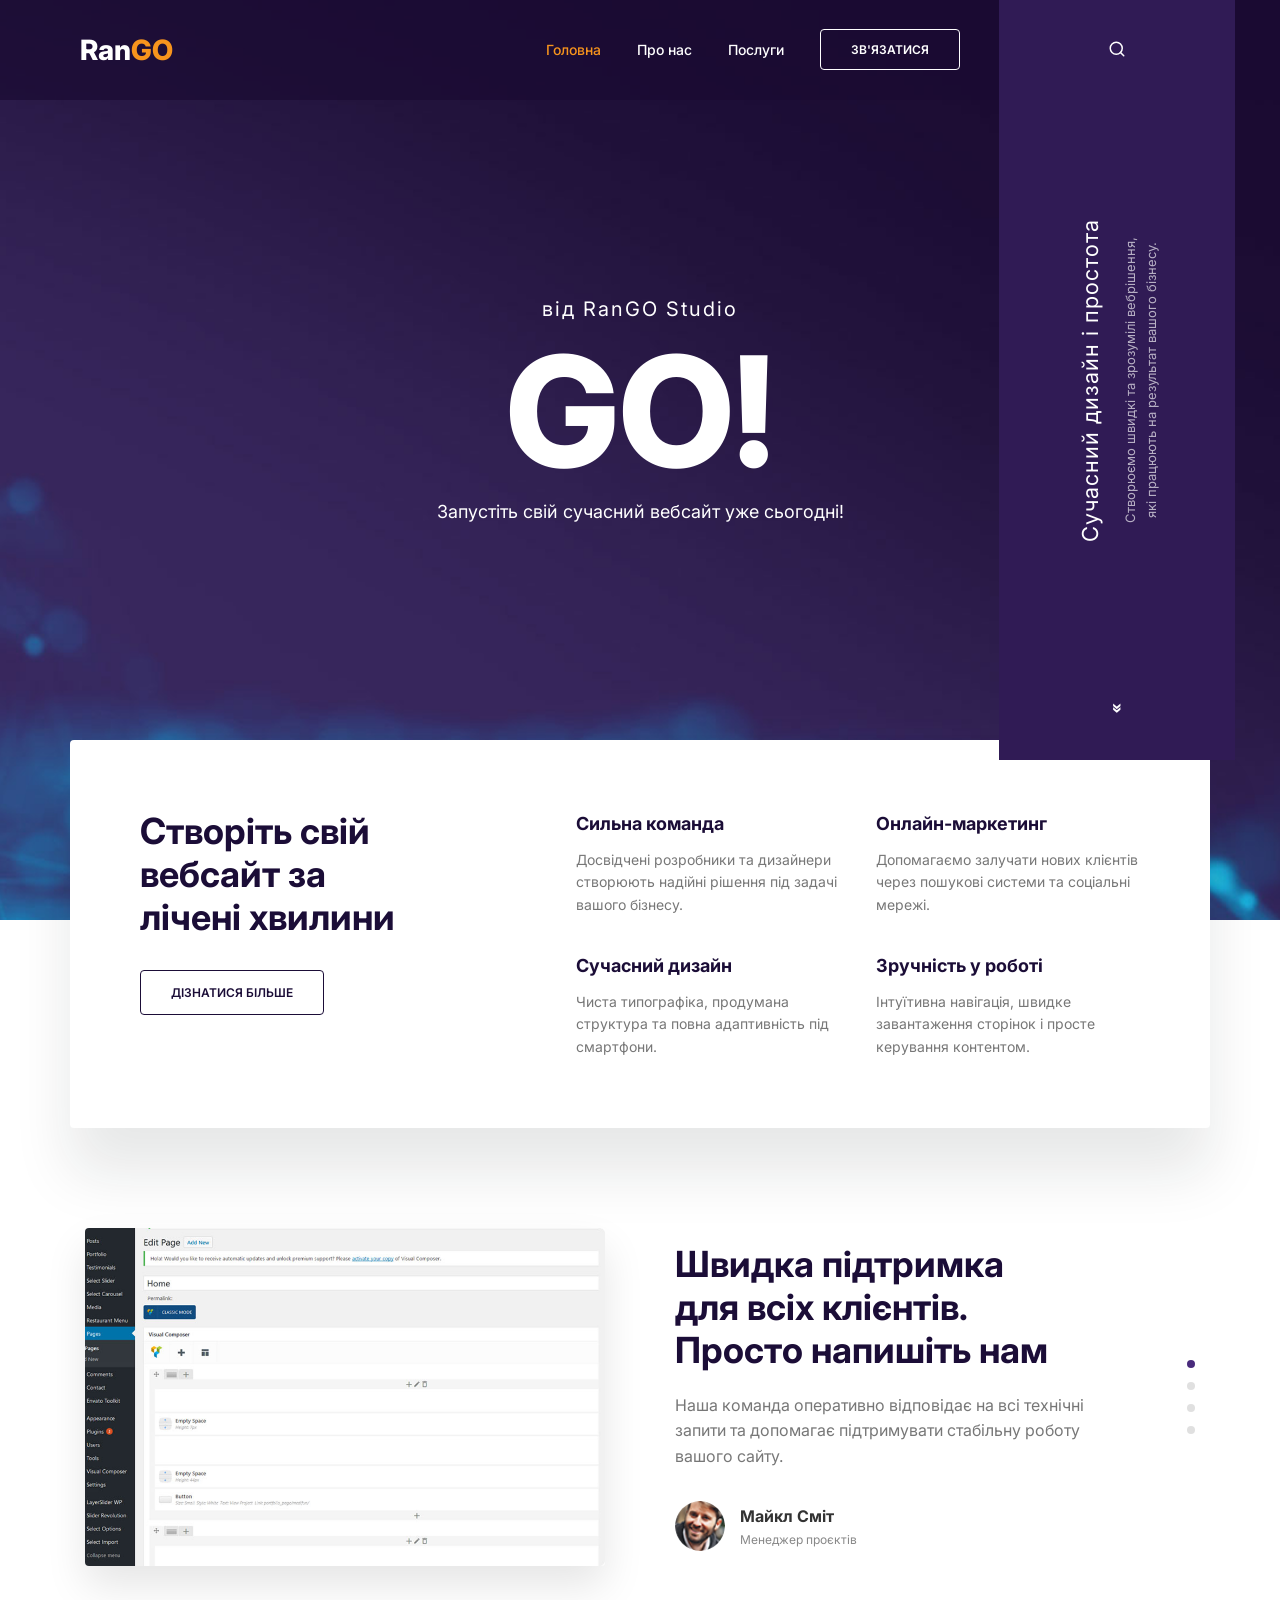
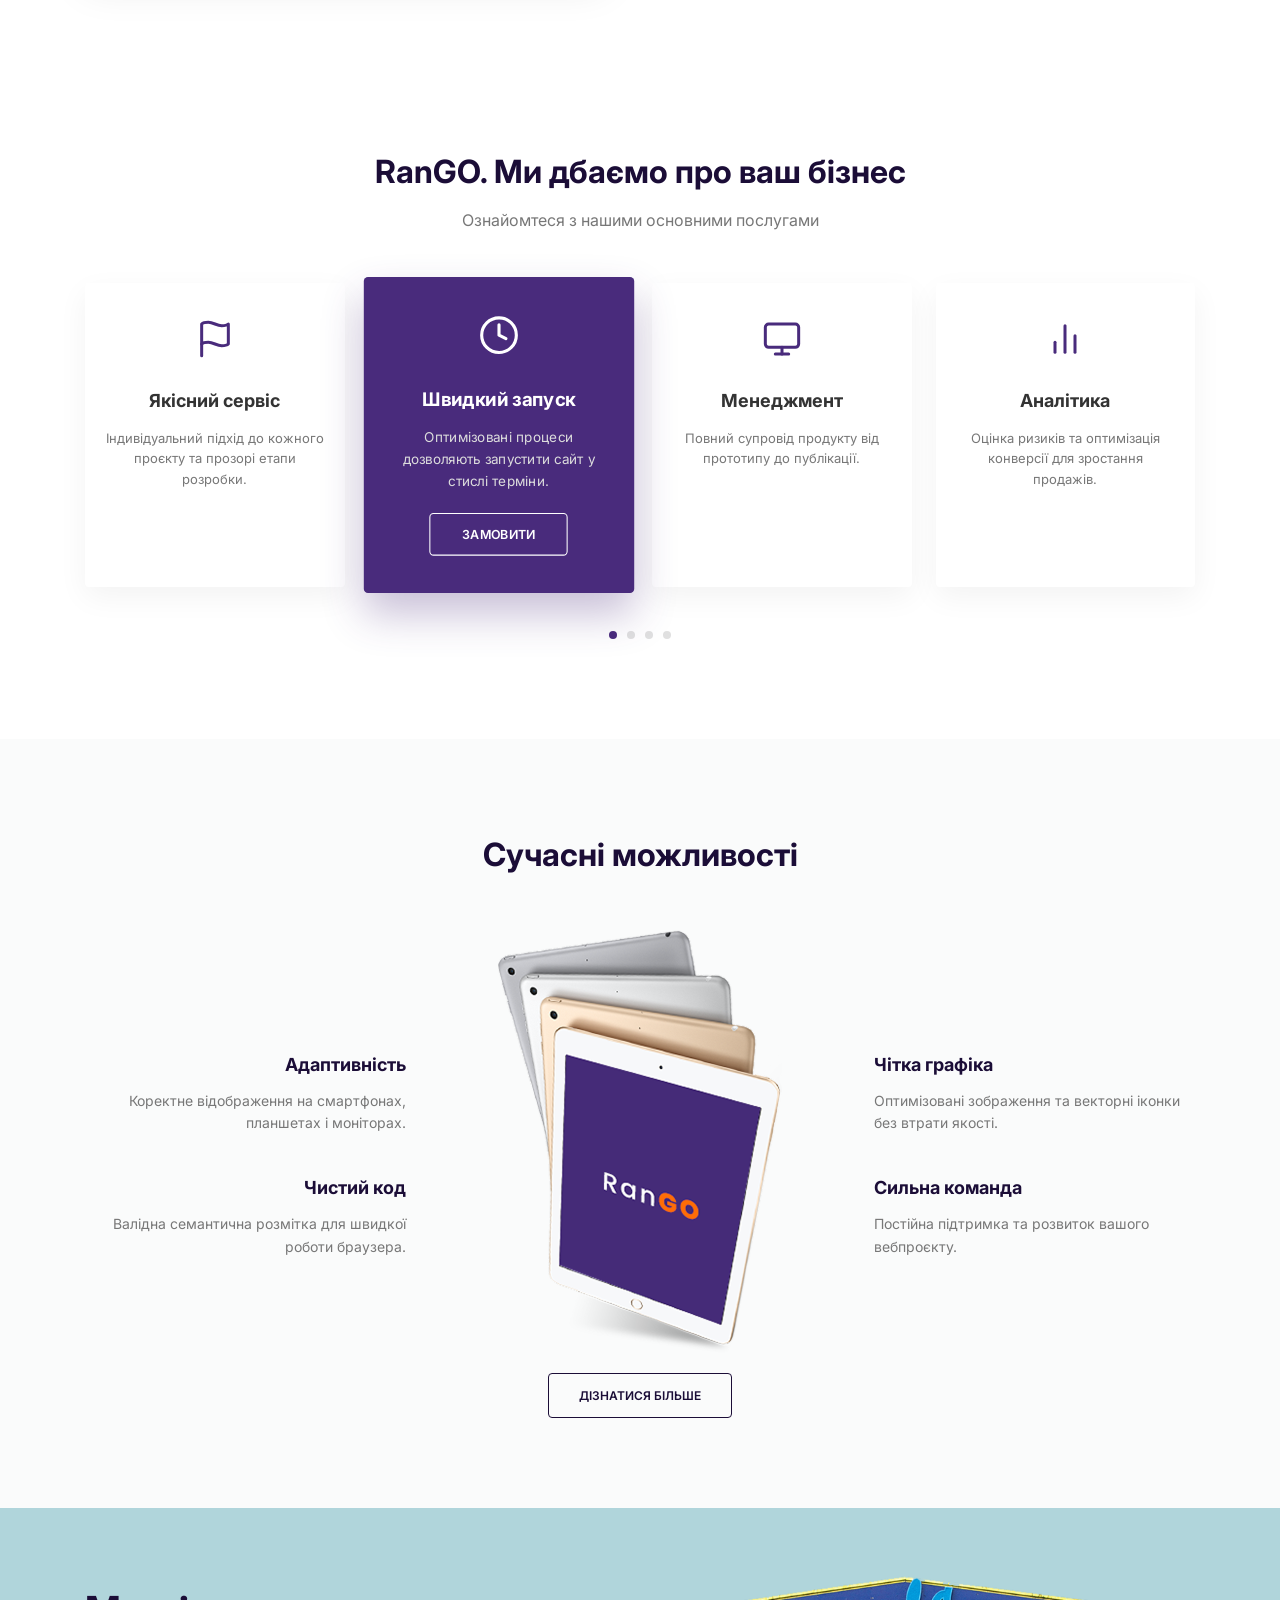
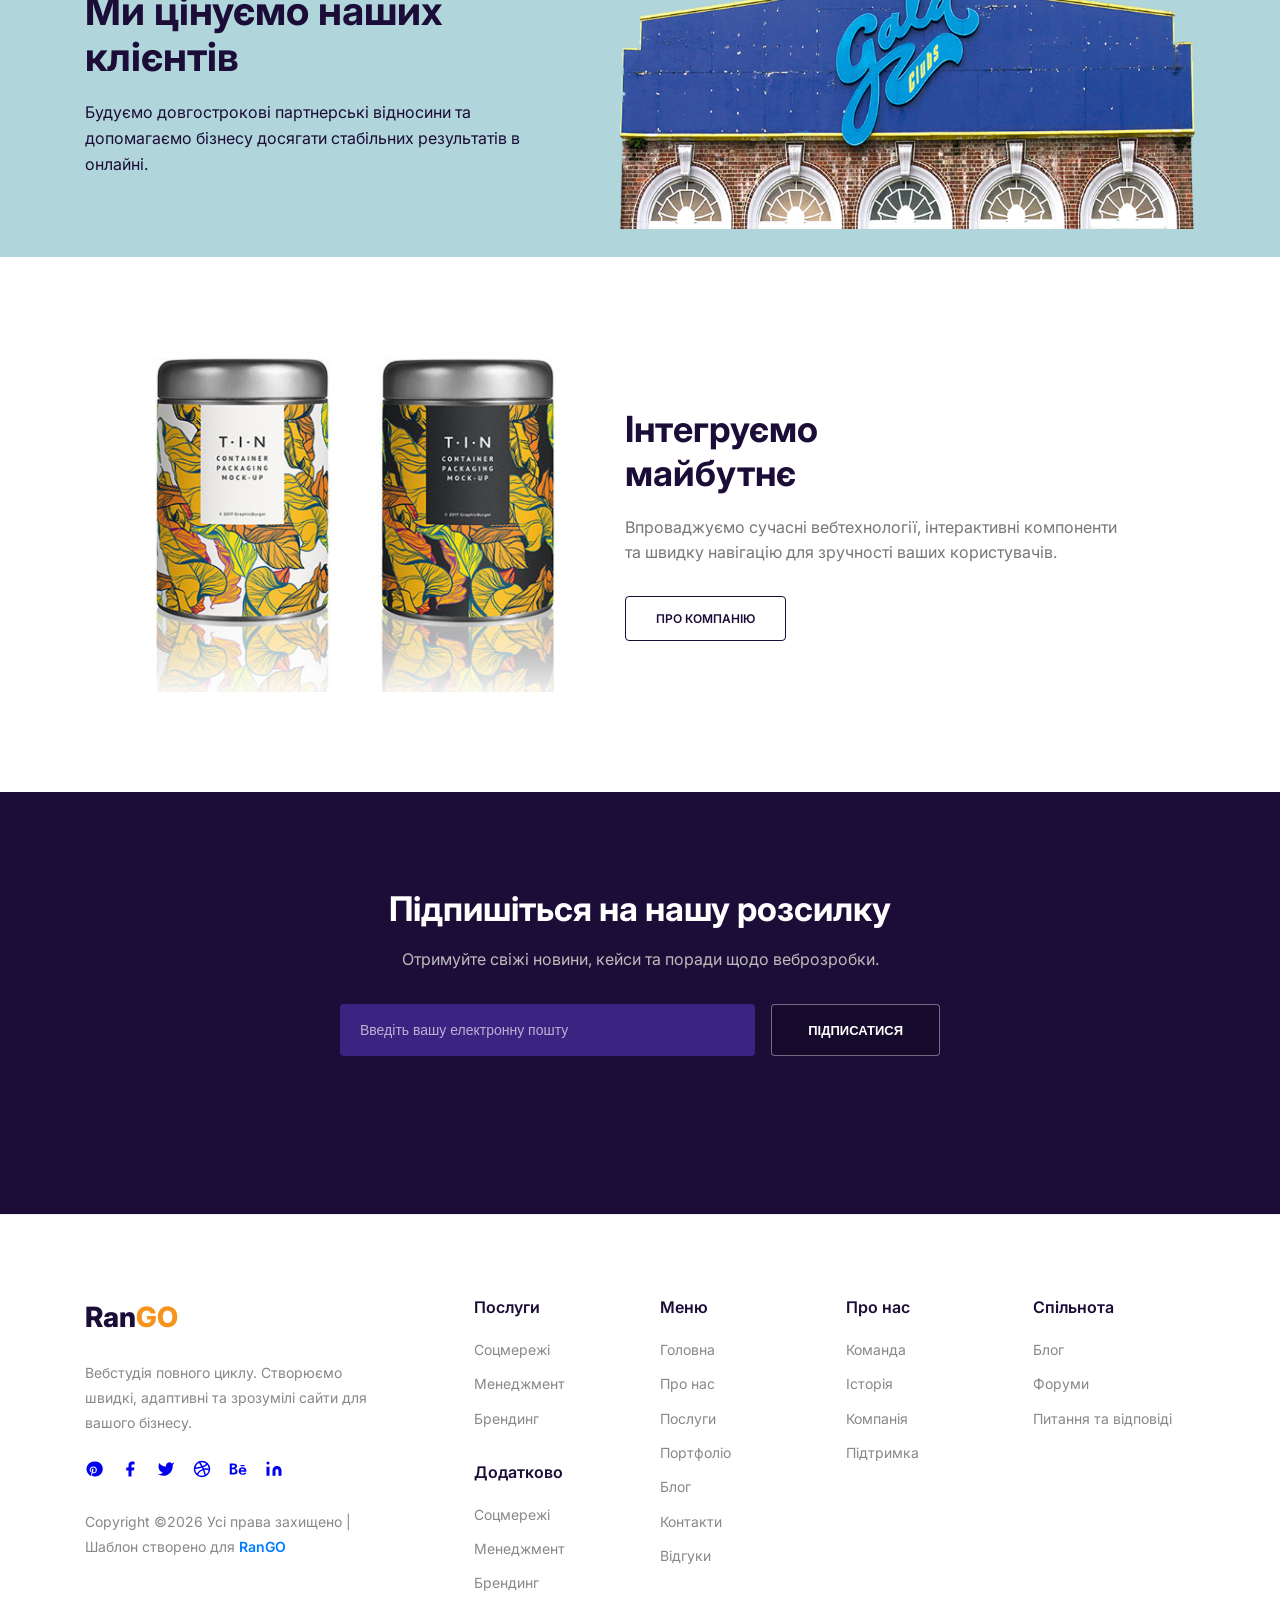
<file: index.html>
<!DOCTYPE html>
<html lang="uk">
<head>
  <meta charset="UTF-8">
  <meta name="viewport" content="width=device-width, initial-scale=1.0">
  <title>RanGO — Створення сучасних вебсайтів та цифрових рішень</title>
  <meta name="description" content="Вебстудія RanGO: розробка адаптивних сайтів, онлайн-маркетинг та швидка підтримка клієнтів.">
  <link rel="icon" type="image/svg+xml" href="assets/images/favicon.svg">
  <link rel="preload" as="image" href="assets/images/mainMenu/background.webp">
  <link href="https://fonts.googleapis.com/css2?family=Inter:wght@400;500;600;700;800&display=swap" rel="stylesheet">
  <link rel="stylesheet" href="assets/css/style.css">
  <script src="assets/js/main.js" defer></script>
</head>
<body>

  <!-- Top header and main navigation -->
  <header class="header">
    <div class="header-inner">
      <a href="index.html" class="logo">Ran<span class="text-orange">GO</span></a>
      <nav class="nav" aria-label="Головна навігація">
        <a href="index.html" class="active">Головна</a>
        <a href="about.html">Про нас</a>
        <a href="services.html">Послуги</a>
        <button type="button" class="btn btn-white" data-open-modal>Зв'язатися</button>
      </nav>
      <button type="button" class="burger" aria-label="Відкрити меню" aria-expanded="false">
        <span></span>
        <span></span>
        <span></span>
      </button>
    </div>
  </header>

  <main>
    <!-- Hero section with vertical sidebar -->
    <section class="hero">
      <div class="vertical-sidebar">
        <span class="sidebar-search" aria-hidden="true">
          <svg class="icon"><use href="assets/images/sprite.svg#icon-search"></use></svg>
        </span>

        <div class="sidebar-text-wrap">
          <div class="sidebar-text">
            <p class="sidebar-title">Сучасний дизайн і простота</p>
            <p class="sidebar-desc">Створюємо швидкі та зрозумілі вебрішення,<br>які працюють на результат вашого бізнесу.</p>
          </div>
        </div>

        <div class="sidebar-scroll">
          <span class="sidebar-scroll-icon">&raquo;</span>
        </div>
      </div>

      <div class="hero-content">
        <span class="subtitle">від RanGO Studio</span>
        <h1 class="title">GO!</h1>
        <p class="description">Запустіть свій сучасний вебсайт уже сьогодні!</p>
      </div>
    </section>

    <!-- Quick website launch block and key advantages -->
    <section class="builder-section">
      <div class="container builder-box">
        <div class="builder-left">
          <h2>Створіть свій<br>вебсайт за<br>лічені хвилини</h2>
          <a href="services.html" class="btn btn-outline">Дізнатися більше</a>
        </div>
        <div class="builder-right">
          <div class="feature-grid">
            <article class="feat-item">
              <h3>Сильна команда</h3>
              <p>Досвідчені розробники та дизайнери створюють надійні рішення під задачі вашого бізнесу.</p>
            </article>
            <article class="feat-item">
              <h3>Онлайн-маркетинг</h3>
              <p>Допомагаємо залучати нових клієнтів через пошукові системи та соціальні мережі.</p>
            </article>
            <article class="feat-item">
              <h3>Сучасний дизайн</h3>
              <p>Чиста типографіка, продумана структура та повна адаптивність під смартфони.</p>
            </article>
            <article class="feat-item">
              <h3>Зручність у роботі</h3>
              <p>Інтуїтивна навігація, швидке завантаження сторінок і просте керування контентом.</p>
            </article>
          </div>
        </div>
      </div>
    </section>

    <!-- Client support section -->
    <section class="support-section container">
      <div class="support-content">
        <img src="assets/images/mainMenu/SliderSection.webp" alt="Інтерфейс панелі підтримки RanGO" class="editor-img">

        <div class="support-text-wrapper">
          <div class="support-text">
            <h2>Швидка підтримка<br>для всіх клієнтів.<br>Просто напишіть нам</h2>
            <p>Наша команда оперативно відповідає на всі технічні запити та допомагає підтримувати стабільну роботу вашого сайту.</p>
            <div class="manager-profile">
              <img src="assets/images/icons/person.webp" alt="Майкл Сміт — менеджер">
              <div>
                <strong>Майкл Сміт</strong>
                <span>Менеджер проєктів</span>
              </div>
            </div>
          </div>

          <div class="vertical-dots" aria-hidden="true">
            <span class="v-dot active"></span>
            <span class="v-dot"></span>
            <span class="v-dot"></span>
            <span class="v-dot"></span>
          </div>
        </div>
      </div>
    </section>

    <!-- Core services cards -->
    <section class="services-section">
      <div class="container text-center">
        <h2 class="section-title">RanGO. Ми дбаємо про ваш бізнес</h2>
        <p class="section-subtitle">Ознайомтеся з нашими основними послугами</p>

        <div class="cards-wrapper">
          <article class="service-card">
            <svg class="service-card__icon" aria-hidden="true"><use href="assets/images/sprite.svg#icon-flag"></use></svg>
            <h3>Якісний сервіс</h3>
            <p>Індивідуальний підхід до кожного проєкту та прозорі етапи розробки.</p>
          </article>
          <article class="service-card active-card">
            <svg class="service-card__icon" aria-hidden="true"><use href="assets/images/sprite.svg#icon-clock"></use></svg>
            <h3>Швидкий запуск</h3>
            <p>Оптимізовані процеси дозволяють запустити сайт у стислі терміни.</p>
            <button type="button" class="btn btn-white" data-open-modal>Замовити</button>
          </article>
          <article class="service-card">
            <svg class="service-card__icon" aria-hidden="true"><use href="assets/images/sprite.svg#icon-monitor"></use></svg>
            <h3>Менеджмент</h3>
            <p>Повний супровід продукту від прототипу до публікації.</p>
          </article>
          <article class="service-card">
            <svg class="service-card__icon" aria-hidden="true"><use href="assets/images/sprite.svg#icon-chart"></use></svg>
            <h3>Аналітика</h3>
            <p>Оцінка ризиків та оптимізація конверсії для зростання продажів.</p>
          </article>
        </div>

        <div class="slider-dots" aria-hidden="true">
          <span class="dot active"></span>
          <span class="dot"></span>
          <span class="dot"></span>
          <span class="dot"></span>
        </div>
      </div>
    </section>

    <!-- Modern features overview -->
    <section class="modern-features">
      <div class="container text-center">
        <h2 class="section-title">Сучасні можливості</h2>

        <div class="features-flex">
          <div class="feat-col text-right">
            <article class="feat-block">
              <h3>Адаптивність</h3>
              <p>Коректне відображення на смартфонах, планшетах і моніторах.</p>
            </article>
            <article class="feat-block">
              <h3>Чистий код</h3>
              <p>Валідна семантична розмітка для швидкої роботи браузера.</p>
            </article>
          </div>
          <div class="feat-img-col">
            <img src="assets/images/mainMenu/cards.webp" alt="Приклади адаптивних сторінок RanGO">
            <a href="services.html" class="btn btn-outline mt-20">Дізнатися більше</a>
          </div>
          <div class="feat-col text-left">
            <article class="feat-block">
              <h3>Чітка графіка</h3>
              <p>Оптимізовані зображення та векторні іконки без втрати якості.</p>
            </article>
            <article class="feat-block">
              <h3>Сильна команда</h3>
              <p>Постійна підтримка та розвиток вашого вебпроєкту.</p>
            </article>
          </div>
        </div>
      </div>
    </section>

    <!-- Client callout banner -->
    <section class="cta-section">
      <div class="container cta-flex">
        <div class="cta-text">
          <h2>Ми цінуємо наших<br>клієнтів</h2>
          <p>Будуємо довгострокові партнерські відносини та допомагаємо бізнесу досягати стабільних результатів в онлайні.</p>
        </div>
        <div class="cta-image">
          <img src="assets/images/mainMenu/GalaBuilding.webp" alt="Будівля партнера RanGO">
        </div>
      </div>
    </section>

    <!-- Integration section -->
    <section class="integrate-section container">
      <div class="integrate-flex">
        <div class="integrate-images">
          <img src="assets/images/mainMenu/product.webp" alt="Приклад продукції клієнтів RanGO">
        </div>
        <div class="integrate-text">
          <h2>Інтегруємо<br>майбутнє</h2>
          <p>Впроваджуємо сучасні вебтехнології, інтерактивні компоненти та швидку навігацію для зручності ваших користувачів.</p>
          <a href="about.html" class="btn btn-outline">Про компанію</a>
        </div>
      </div>
    </section>

    <!-- Newsletter subscription form -->
    <section class="newsletter-section">
      <div class="container text-center">
        <h2>Підпишіться на нашу розсилку</h2>
        <p>Отримуйте свіжі новини, кейси та поради щодо веброзробки.</p>
        <form id="newsletterForm" class="newsletter-form" novalidate>
          <label for="newsletterEmail" class="sr-only">Електронна пошта</label>
          <input id="newsletterEmail" type="email" placeholder="Введіть вашу електронну пошту" required>
          <button type="submit" class="btn-subscribe-full">Підписатися</button>
        </form>
        <p class="newsletter-status" aria-live="polite"></p>
      </div>
    </section>
  </main>

  <!-- Site footer with dark logo for light background contrast -->
  <footer class="footer">
    <div class="container footer-flex">
      <div class="footer-brand">
        <a href="index.html" class="logo text-dark">Ran<span class="text-orange">GO</span></a>
        <p>Вебстудія повного циклу. Створюємо швидкі, адаптивні та зрозумілі сайти для вашого бізнесу.</p>

        <div class="social-icons">
          <a href="#" aria-label="Pinterest"><svg class="icon" aria-hidden="true"><use href="assets/images/sprite.svg#icon-pinterest"></use></svg></a>
          <a href="#" aria-label="Facebook"><svg class="icon" aria-hidden="true"><use href="assets/images/sprite.svg#icon-facebook"></use></svg></a>
          <a href="#" aria-label="Twitter"><svg class="icon" aria-hidden="true"><use href="assets/images/sprite.svg#icon-twitter"></use></svg></a>
          <a href="#" aria-label="Dribbble"><svg class="icon" aria-hidden="true"><use href="assets/images/sprite.svg#icon-dribbble"></use></svg></a>
          <a href="#" aria-label="Behance"><svg class="icon" aria-hidden="true"><use href="assets/images/sprite.svg#icon-behance"></use></svg></a>
          <a href="#" aria-label="LinkedIn"><svg class="icon" aria-hidden="true"><use href="assets/images/sprite.svg#icon-linkedin"></use></svg></a>
        </div>

        <p class="copyright">Copyright &copy;2026 Усі права захищено | Шаблон створено для <a href="index.html" class="colorlib-link">RanGO</a></p>
      </div>

      <div class="footer-links">
        <div class="link-col">
          <h3>Послуги</h3>
          <a href="services.html">Соцмережі</a>
          <a href="services.html">Менеджмент</a>
          <a href="services.html">Брендинг</a>

          <h3 class="mt-30">Додатково</h3>
          <a href="services.html">Соцмережі</a>
          <a href="services.html">Менеджмент</a>
          <a href="services.html">Брендинг</a>
        </div>
        <div class="link-col">
          <h3>Меню</h3>
          <a href="index.html">Головна</a>
          <a href="about.html">Про нас</a>
          <a href="services.html">Послуги</a>
          <a href="#">Портфоліо</a>
          <a href="#">Блог</a>
          <a href="#">Контакти</a>
          <a href="about.html">Відгуки</a>
        </div>
        <div class="link-col">
          <h3>Про нас</h3>
          <a href="about.html">Команда</a>
          <a href="about.html">Історія</a>
          <a href="about.html">Компанія</a>
          <a href="#">Підтримка</a>
        </div>
        <div class="link-col">
          <h3>Спільнота</h3>
          <a href="#">Блог</a>
          <a href="#">Форуми</a>
          <a href="#">Питання та відповіді</a>
        </div>
      </div>
    </div>
  </footer>

  <!-- Contact modal dialog -->
  <div id="contactModal" class="modal" aria-hidden="true" role="dialog" aria-labelledby="modalTitle">
    <div class="modal__dialog">
      <button type="button" class="modal__close" data-close-modal aria-label="Закрити вікно">&times;</button>
      <h2 id="modalTitle" class="modal__title">Зв'язатися з нами</h2>
      <form id="contactForm" novalidate>
        <div class="form-group">
          <label for="modalName">Ваше ім'я</label>
          <input id="modalName" name="name" type="text" placeholder="Іван Петренко" required>
          <p id="nameError" class="form-error"></p>
        </div>
        <div class="form-group">
          <label for="modalEmail">Електронна пошта</label>
          <input id="modalEmail" name="email" type="email" placeholder="name@example.com" required>
          <p id="emailError" class="form-error"></p>
        </div>
        <div class="form-group">
          <label for="modalMessage">Повідомлення</label>
          <textarea id="modalMessage" name="message" rows="4" placeholder="Опишіть ваш проєкт..." required></textarea>
          <p id="messageError" class="form-error"></p>
        </div>
        <button type="submit" class="btn btn-primary">Надіслати</button>
        <p id="formSuccess" class="form-success" aria-live="polite"></p>
      </form>
    </div>
  </div>

  <!-- Scroll-to-top button -->
  <button type="button" class="scroll-top" aria-label="Повернутися вгору">
    <svg class="icon" aria-hidden="true"><use href="assets/images/sprite.svg#icon-arrow-up"></use></svg>
  </button>

</body>
</html>
</file>
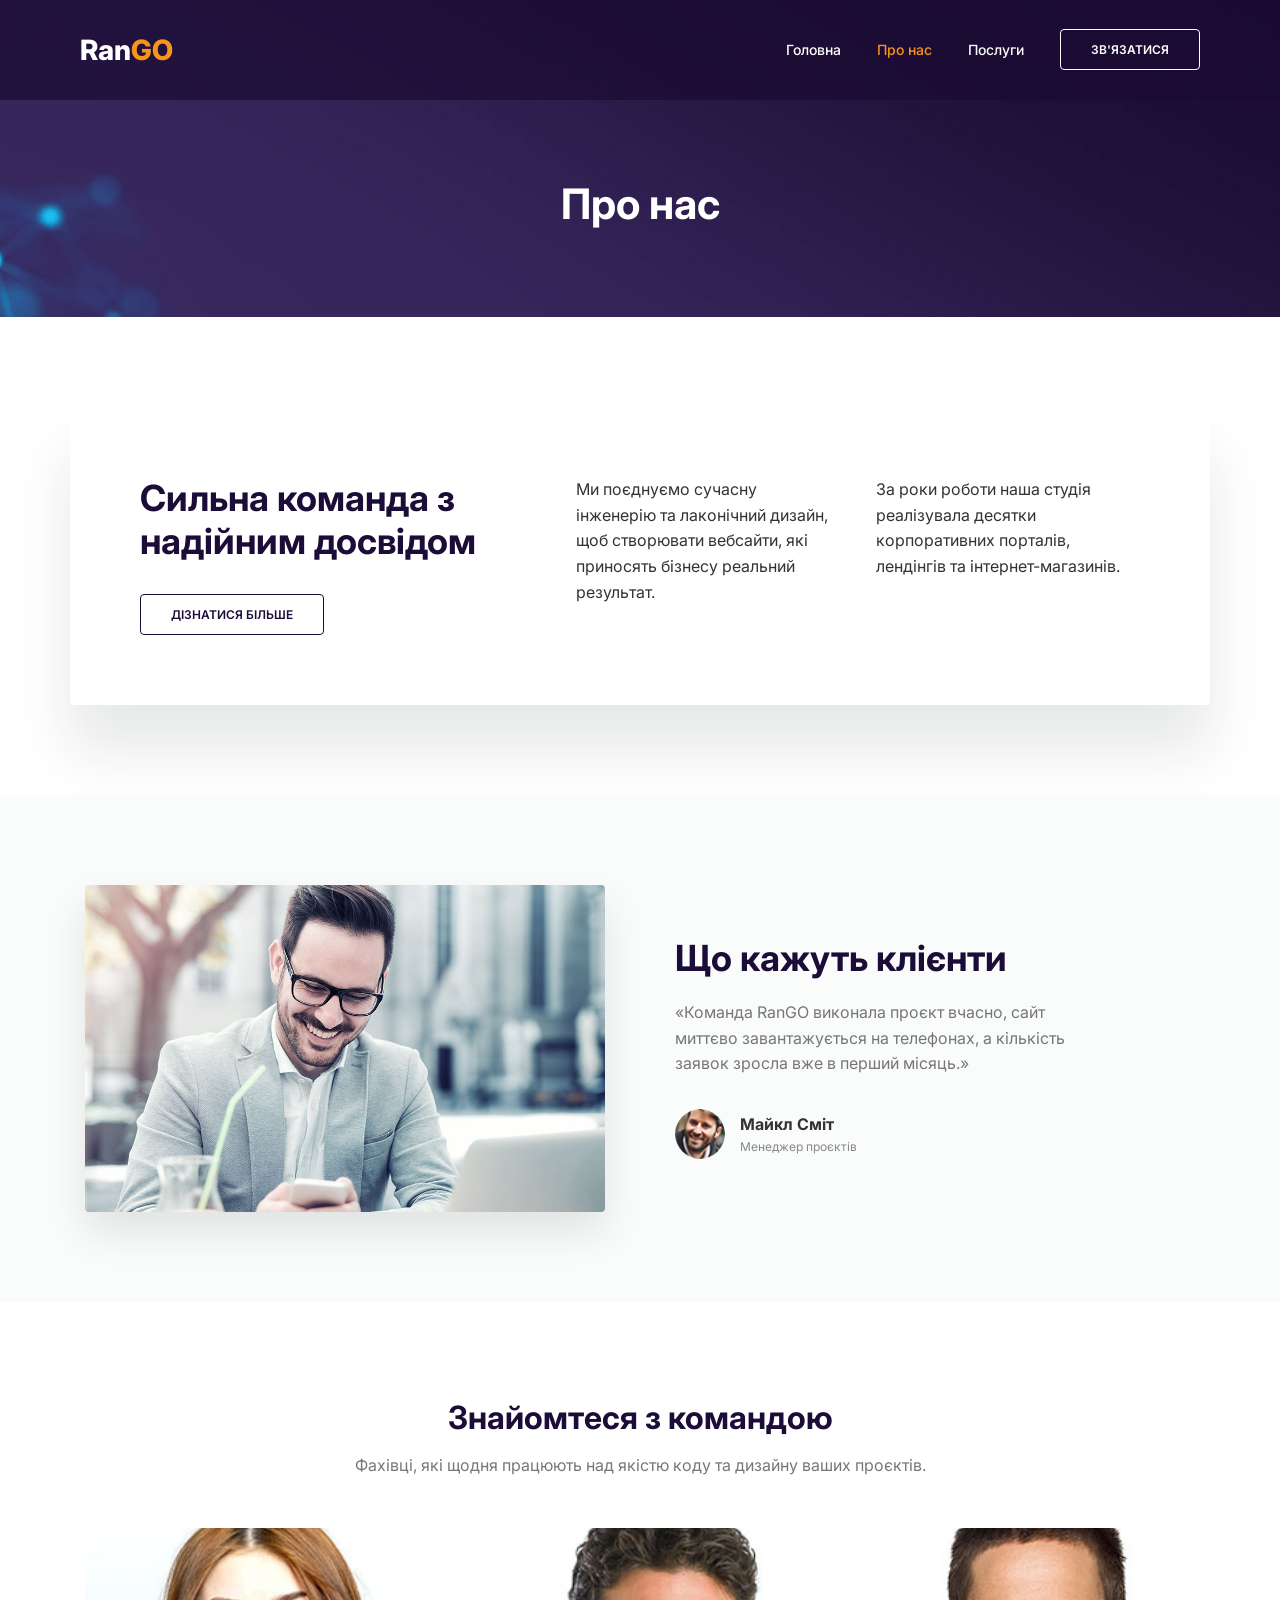
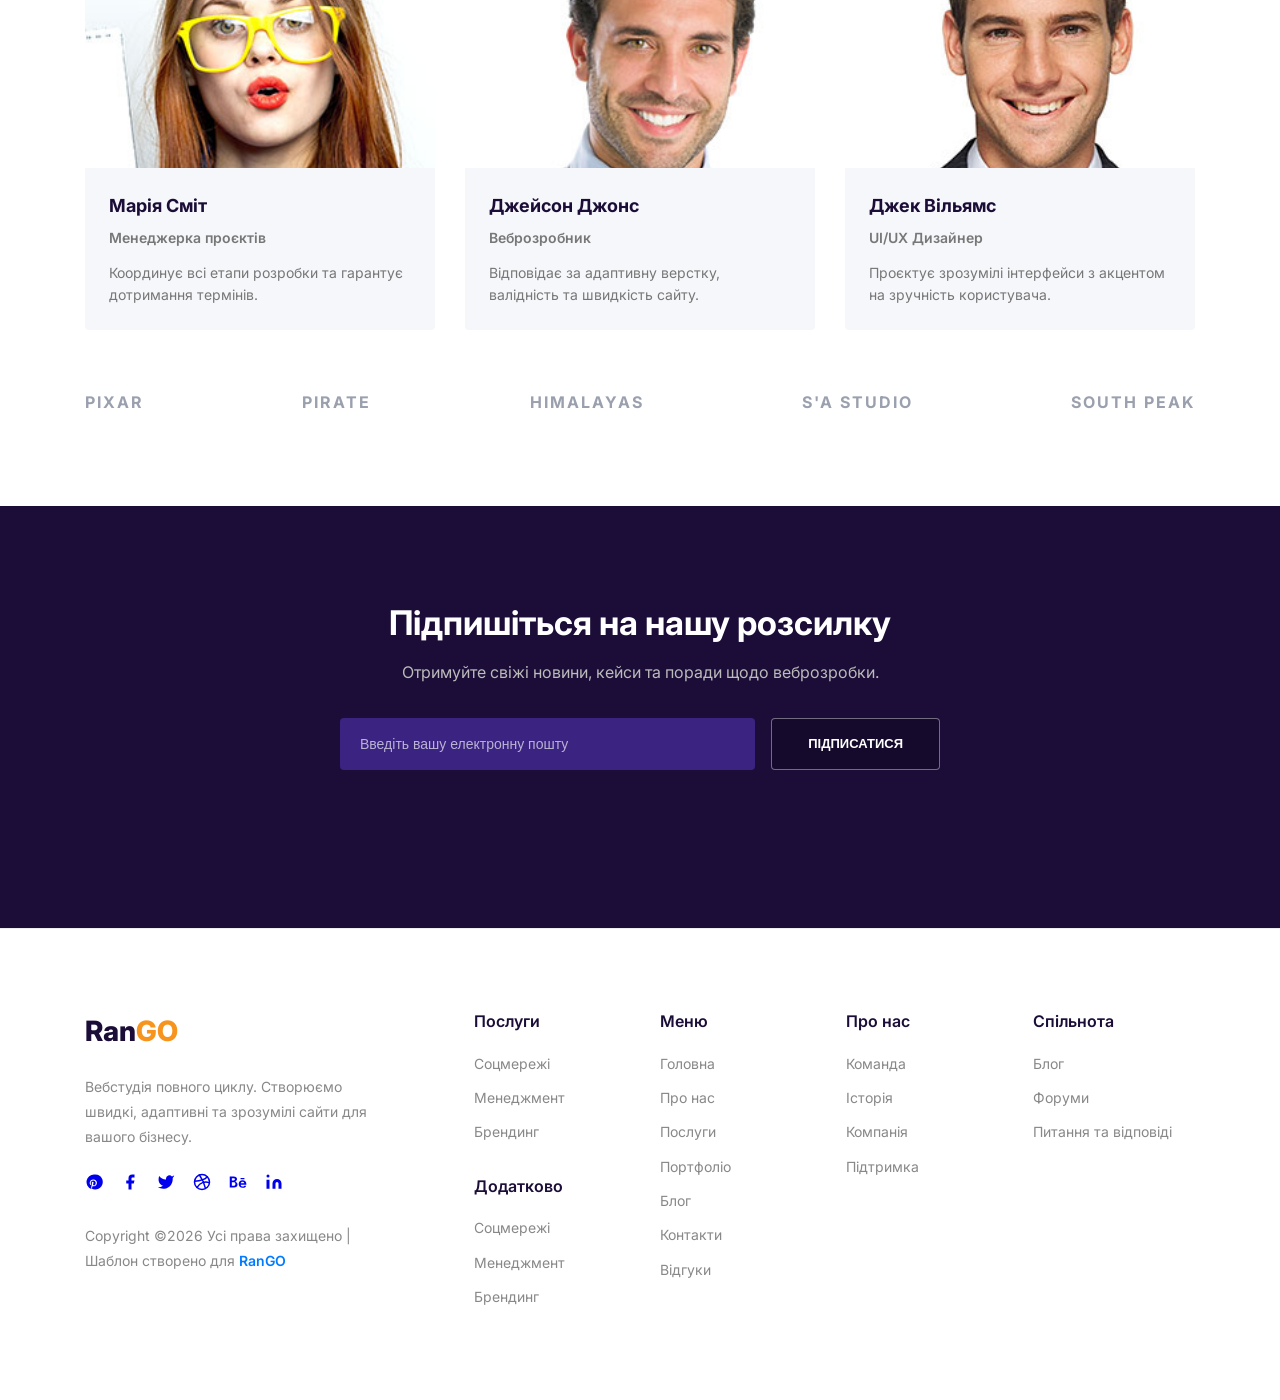
<file: about.html>
<!DOCTYPE html>
<html lang="uk">
<head>
  <meta charset="UTF-8">
  <meta name="viewport" content="width=device-width, initial-scale=1.0">
  <title>Про нас — Команда вебстудії RanGO</title>
  <meta name="description" content="Дізнайтеся більше про команду RanGO, наш досвід у веброзробці та відгуки клієнтів.">
  <link rel="icon" type="image/svg+xml" href="assets/images/favicon.svg">
  <link rel="preload" as="image" href="assets/images/mainMenu/background.webp">
  <link href="https://fonts.googleapis.com/css2?family=Inter:wght@400;500;600;700;800&display=swap" rel="stylesheet">
  <link rel="stylesheet" href="assets/css/style.css">
  <script src="assets/js/main.js" defer></script>
</head>
<body>

  <!-- Top header and main navigation -->
  <header class="header">
    <div class="header-inner header-inner--inner-page">
      <a href="index.html" class="logo">Ran<span class="text-orange">GO</span></a>
      <nav class="nav" aria-label="Головна навігація">
        <a href="index.html">Головна</a>
        <a href="about.html" class="active">Про нас</a>
        <a href="services.html">Послуги</a>
        <button type="button" class="btn btn-white" data-open-modal>Зв'язатися</button>
      </nav>
      <button type="button" class="burger" aria-label="Відкрити меню" aria-expanded="false">
        <span></span>
        <span></span>
        <span></span>
      </button>
    </div>
  </header>

  <main>
    <!-- Inner page banner -->
    <section class="page-banner">
      <div class="container">
        <h1>Про нас</h1>
      </div>
    </section>

    <!-- Company overview -->
    <section class="section-pad">
      <div class="container builder-box">
        <div class="builder-left">
          <h2>Сильна команда з надійним досвідом</h2>
          <button type="button" class="btn btn-outline" data-open-modal>Дізнатися більше</button>
        </div>
        <div class="builder-right">
          <div class="feature-grid">
            <p>Ми поєднуємо сучасну інженерію та лаконічний дизайн, щоб створювати вебсайти, які приносять бізнесу реальний результат.</p>
            <p>За роки роботи наша студія реалізувала десятки корпоративних порталів, лендінгів та інтернет-магазинів.</p>
          </div>
        </div>
      </div>
    </section>

    <!-- Client testimonial -->
    <section class="section-pad section-gray">
      <div class="container support-content">
        <img src="assets/images/aboutUs/about-client.webp" alt="Клієнт RanGO за роботою" class="editor-img">
        <div class="support-text">
          <h2>Що кажуть клієнти</h2>
          <p>«Команда RanGO виконала проєкт вчасно, сайт миттєво завантажується на телефонах, а кількість заявок зросла вже в перший місяць.»</p>
          <div class="manager-profile">
            <img src="assets/images/icons/person.webp" alt="Майкл Сміт">
            <div>
              <strong>Майкл Сміт</strong>
              <span>Менеджер проєктів</span>
            </div>
          </div>
        </div>
      </div>
    </section>

    <!-- Team members and partners -->
    <section class="section-pad">
      <div class="container">
        <h2 class="section-title text-center">Знайомтеся з командою</h2>
        <p class="section-subtitle text-center">Фахівці, які щодня працюють над якістю коду та дизайну ваших проєктів.</p>

        <div class="grid-3">
          <article class="team-card">
            <div class="team-card__img">
              <img src="assets/images/aboutUs/team-maria.webp" alt="Марія Сміт — менеджерка проєктів">
            </div>
            <div class="card-body">
              <h3>Марія Сміт</h3>
              <p class="card-role">Менеджерка проєктів</p>
              <p>Координує всі етапи розробки та гарантує дотримання термінів.</p>
            </div>
          </article>

          <article class="team-card">
            <div class="team-card__img">
              <img src="assets/images/aboutUs/team-jason.webp" alt="Джейсон Джонс — веброзробник">
            </div>
            <div class="card-body">
              <h3>Джейсон Джонс</h3>
              <p class="card-role">Веброзробник</p>
              <p>Відповідає за адаптивну верстку, валідність та швидкість сайту.</p>
            </div>
          </article>

          <article class="team-card">
            <div class="team-card__img">
              <img src="assets/images/aboutUs/team-jack.webp" alt="Джек Вільямс — UI/UX дизайнер">
            </div>
            <div class="card-body">
              <h3>Джек Вільямс</h3>
              <p class="card-role">UI/UX Дизайнер</p>
              <p>Проєктує зрозумілі інтерфейси з акцентом на зручність користувача.</p>
            </div>
          </article>
        </div>

        <div class="partners-row">
          <span>PIXAR</span>
          <span>PIRATE</span>
          <span>HIMALAYAS</span>
          <span>S'A STUDIO</span>
          <span>SOUTH PEAK</span>
        </div>
      </div>
    </section>

    <!-- Newsletter subscription form -->
    <section class="newsletter-section">
      <div class="container text-center">
        <h2>Підпишіться на нашу розсилку</h2>
        <p>Отримуйте свіжі новини, кейси та поради щодо веброзробки.</p>
        <form id="newsletterForm" class="newsletter-form" novalidate>
          <label for="newsletterEmail" class="sr-only">Електронна пошта</label>
          <input id="newsletterEmail" type="email" placeholder="Введіть вашу електронну пошту" required>
          <button type="submit" class="btn-subscribe-full">Підписатися</button>
        </form>
        <p class="newsletter-status" aria-live="polite"></p>
      </div>
    </section>
  </main>

  <!-- Site footer -->
  <footer class="footer">
    <div class="container footer-flex">
      <div class="footer-brand">
        <a href="index.html" class="logo text-dark">Ran<span class="text-orange">GO</span></a>
        <p>Вебстудія повного циклу. Створюємо швидкі, адаптивні та зрозумілі сайти для вашого бізнесу.</p>

        <div class="social-icons">
          <a href="#" aria-label="Pinterest"><svg class="icon" aria-hidden="true"><use href="assets/images/sprite.svg#icon-pinterest"></use></svg></a>
          <a href="#" aria-label="Facebook"><svg class="icon" aria-hidden="true"><use href="assets/images/sprite.svg#icon-facebook"></use></svg></a>
          <a href="#" aria-label="Twitter"><svg class="icon" aria-hidden="true"><use href="assets/images/sprite.svg#icon-twitter"></use></svg></a>
          <a href="#" aria-label="Dribbble"><svg class="icon" aria-hidden="true"><use href="assets/images/sprite.svg#icon-dribbble"></use></svg></a>
          <a href="#" aria-label="Behance"><svg class="icon" aria-hidden="true"><use href="assets/images/sprite.svg#icon-behance"></use></svg></a>
          <a href="#" aria-label="LinkedIn"><svg class="icon" aria-hidden="true"><use href="assets/images/sprite.svg#icon-linkedin"></use></svg></a>
        </div>

        <p class="copyright">Copyright &copy;2026 Усі права захищено | Шаблон створено для <a href="index.html" class="colorlib-link">RanGO</a></p>
      </div>

      <div class="footer-links">
        <div class="link-col">
          <h3>Послуги</h3>
          <a href="services.html">Соцмережі</a>
          <a href="services.html">Менеджмент</a>
          <a href="services.html">Брендинг</a>

          <h3 class="mt-30">Додатково</h3>
          <a href="services.html">Соцмережі</a>
          <a href="services.html">Менеджмент</a>
          <a href="services.html">Брендинг</a>
        </div>
        <div class="link-col">
          <h3>Меню</h3>
          <a href="index.html">Головна</a>
          <a href="about.html">Про нас</a>
          <a href="services.html">Послуги</a>
          <a href="#">Портфоліо</a>
          <a href="#">Блог</a>
          <a href="#">Контакти</a>
          <a href="about.html">Відгуки</a>
        </div>
        <div class="link-col">
          <h3>Про нас</h3>
          <a href="about.html">Команда</a>
          <a href="about.html">Історія</a>
          <a href="about.html">Компанія</a>
          <a href="#">Підтримка</a>
        </div>
        <div class="link-col">
          <h3>Спільнота</h3>
          <a href="#">Блог</a>
          <a href="#">Форуми</a>
          <a href="#">Питання та відповіді</a>
        </div>
      </div>
    </div>
  </footer>

  <!-- Contact modal dialog -->
  <div id="contactModal" class="modal" aria-hidden="true" role="dialog" aria-labelledby="modalTitle">
    <div class="modal__dialog">
      <button type="button" class="modal__close" data-close-modal aria-label="Закрити вікно">&times;</button>
      <h2 id="modalTitle" class="modal__title">Зв'язатися з нами</h2>
      <form id="contactForm" novalidate>
        <div class="form-group">
          <label for="modalName">Ваше ім'я</label>
          <input id="modalName" name="name" type="text" placeholder="Іван Петренко" required>
          <p id="nameError" class="form-error"></p>
        </div>
        <div class="form-group">
          <label for="modalEmail">Електронна пошта</label>
          <input id="modalEmail" name="email" type="email" placeholder="name@example.com" required>
          <p id="emailError" class="form-error"></p>
        </div>
        <div class="form-group">
          <label for="modalMessage">Повідомлення</label>
          <textarea id="modalMessage" name="message" rows="4" placeholder="Опишіть ваш проєкт..." required></textarea>
          <p id="messageError" class="form-error"></p>
        </div>
        <button type="submit" class="btn btn-primary">Надіслати</button>
        <p id="formSuccess" class="form-success" aria-live="polite"></p>
      </form>
    </div>
  </div>

  <!-- Scroll-to-top button -->
  <button type="button" class="scroll-top" aria-label="Повернутися вгору">
    <svg class="icon" aria-hidden="true"><use href="assets/images/sprite.svg#icon-arrow-up"></use></svg>
  </button>

</body>
</html>
</file>
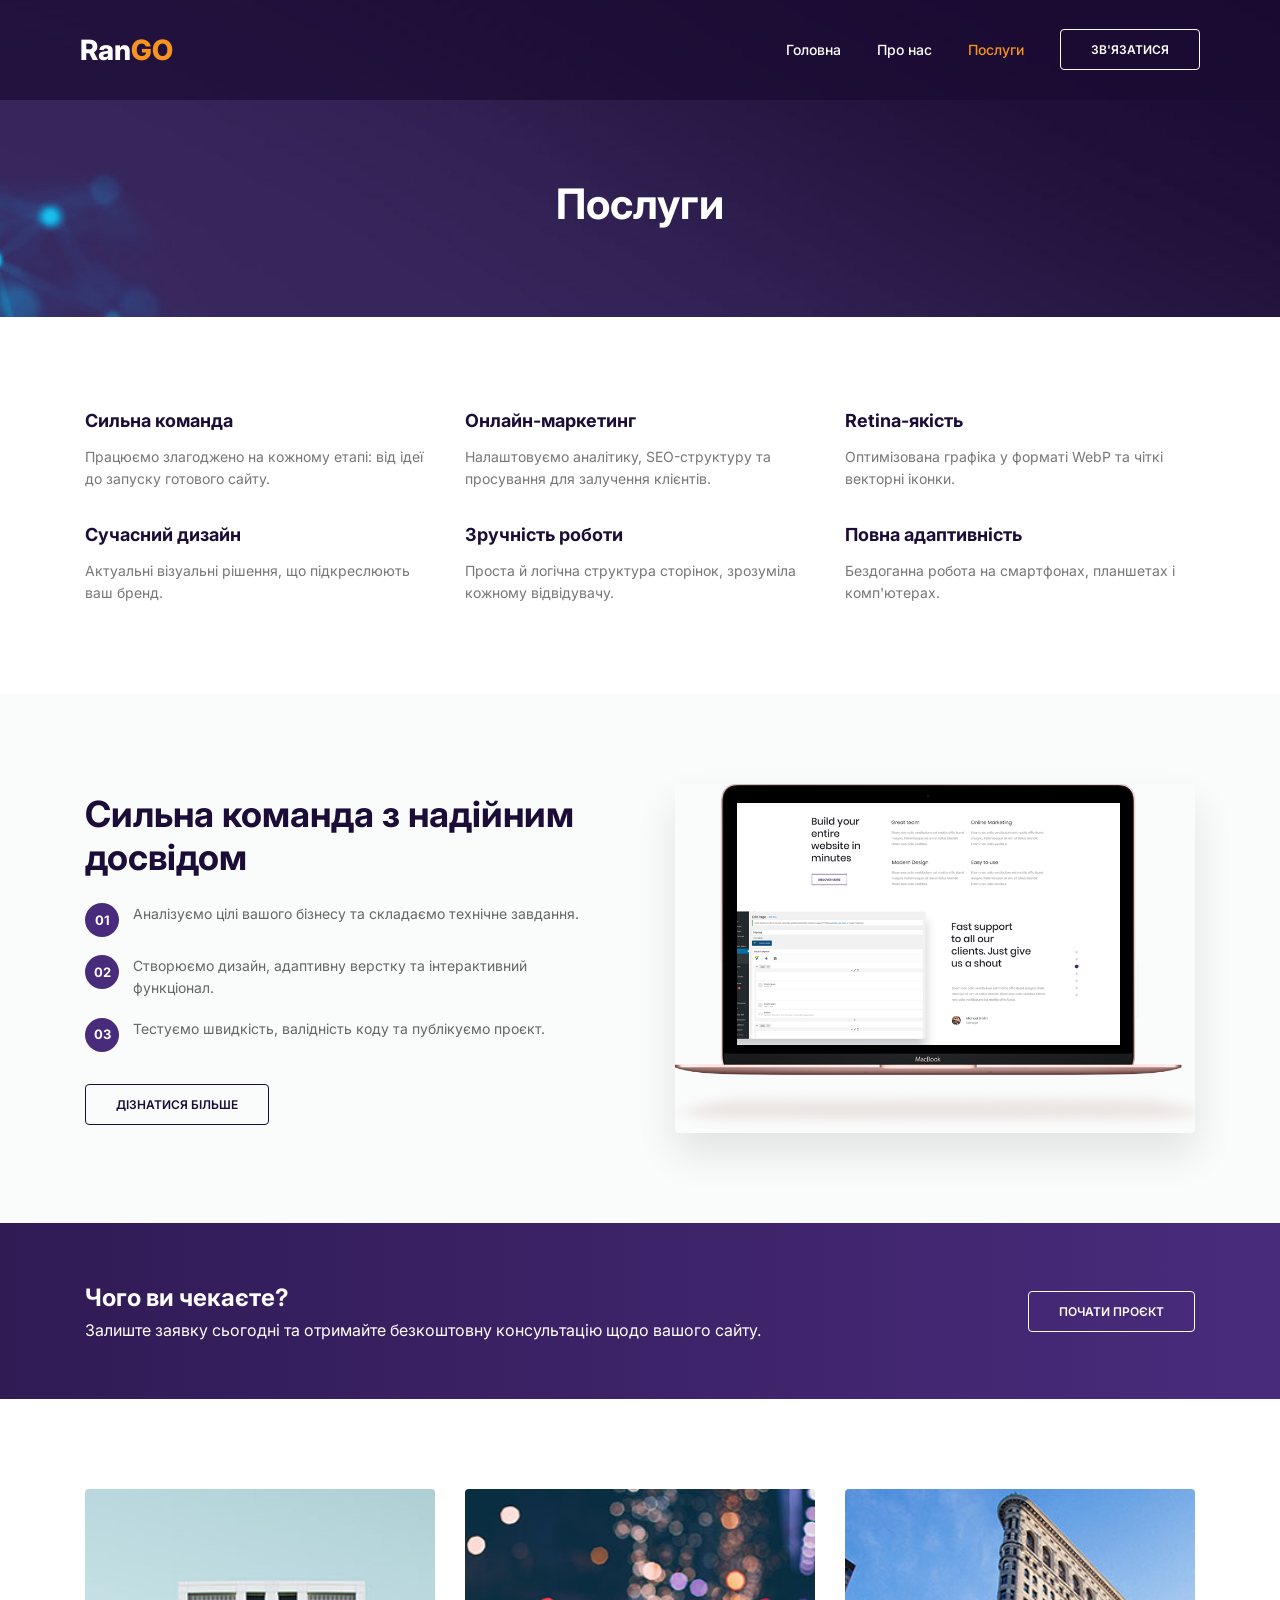
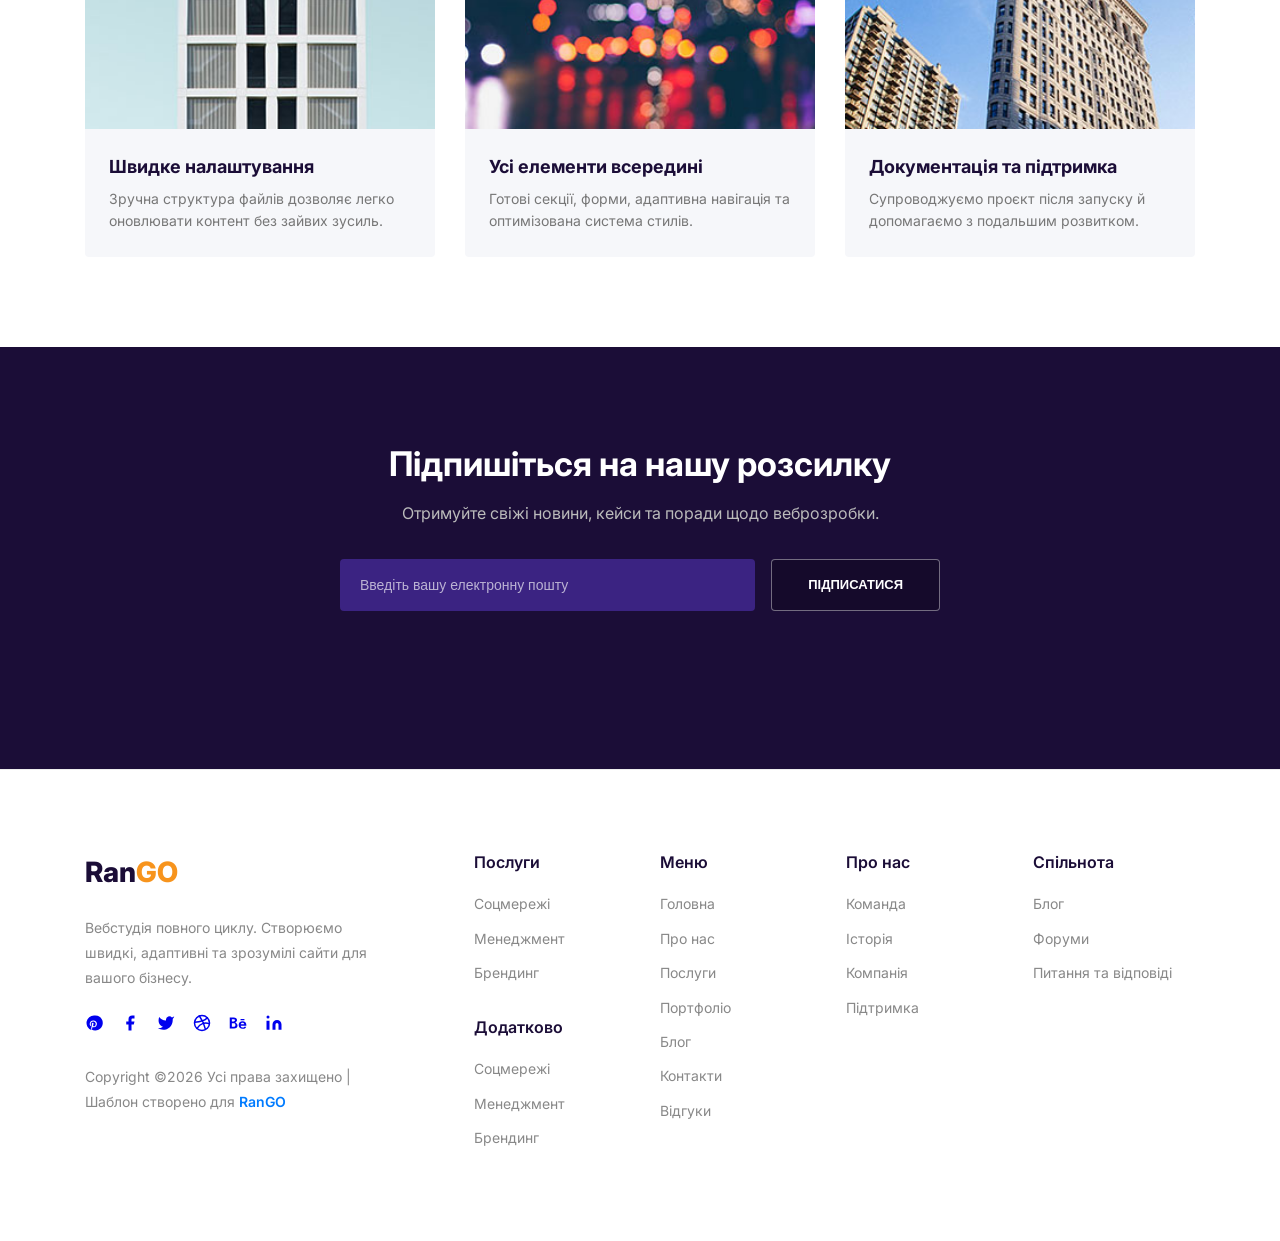
<file: services.html>
<!DOCTYPE html>
<html lang="uk">
<head>
  <meta charset="UTF-8">
  <meta name="viewport" content="width=device-width, initial-scale=1.0">
  <title>Послуги — Веброзробка, дизайн та маркетинг RanGO</title>
  <meta name="description" content="Перелік послуг вебстудії RanGO: адаптивна верстка, дизайн інтерфейсів, SEO та технічна підтримка.">
  <link rel="icon" type="image/svg+xml" href="assets/images/favicon.svg">
  <link rel="preload" as="image" href="assets/images/mainMenu/background.webp">
  <link href="https://fonts.googleapis.com/css2?family=Inter:wght@400;500;600;700;800&display=swap" rel="stylesheet">
  <link rel="stylesheet" href="assets/css/style.css">
  <script src="assets/js/main.js" defer></script>
</head>
<body>

  <!-- Top header and main navigation -->
  <header class="header">
    <div class="header-inner header-inner--inner-page">
      <a href="index.html" class="logo">Ran<span class="text-orange">GO</span></a>
      <nav class="nav" aria-label="Головна навігація">
        <a href="index.html">Головна</a>
        <a href="about.html">Про нас</a>
        <a href="services.html" class="active">Послуги</a>
        <button type="button" class="btn btn-white" data-open-modal>Зв'язатися</button>
      </nav>
      <button type="button" class="burger" aria-label="Відкрити меню" aria-expanded="false">
        <span></span>
        <span></span>
        <span></span>
      </button>
    </div>
  </header>

  <main>
    <!-- Inner page banner -->
    <section class="page-banner">
      <div class="container">
        <h1>Послуги</h1>
      </div>
    </section>

    <!-- Key advantages grid -->
    <section class="section-pad">
      <h2 class="sr-only">Наші переваги</h2>
      <div class="container grid-3">
        <article class="feat-item">
          <h3>Сильна команда</h3>
          <p>Працюємо злагоджено на кожному етапі: від ідеї до запуску готового сайту.</p>
        </article>
        <article class="feat-item">
          <h3>Онлайн-маркетинг</h3>
          <p>Налаштовуємо аналітику, SEO-структуру та просування для залучення клієнтів.</p>
        </article>
        <article class="feat-item">
          <h3>Retina-якість</h3>
          <p>Оптимізована графіка у форматі WebP та чіткі векторні іконки.</p>
        </article>
        <article class="feat-item">
          <h3>Сучасний дизайн</h3>
          <p>Актуальні візуальні рішення, що підкреслюють ваш бренд.</p>
        </article>
        <article class="feat-item">
          <h3>Зручність роботи</h3>
          <p>Проста й логічна структура сторінок, зрозуміла кожному відвідувачу.</p>
        </article>
        <article class="feat-item">
          <h3>Повна адаптивність</h3>
          <p>Бездоганна робота на смартфонах, планшетах і комп'ютерах.</p>
        </article>
      </div>
    </section>

    <!-- Workflow steps -->
    <section class="section-pad section-gray">
      <div class="container support-content">
        <div class="support-text">
          <h2>Сильна команда з надійним досвідом</h2>
          <ol class="steps-list">
            <li><span class="step-num">01</span><span>Аналізуємо цілі вашого бізнесу та складаємо технічне завдання.</span></li>
            <li><span class="step-num">02</span><span>Створюємо дизайн, адаптивну верстку та інтерактивний функціонал.</span></li>
            <li><span class="step-num">03</span><span>Тестуємо швидкість, валідність коду та публікуємо проєкт.</span></li>
          </ol>
          <button type="button" class="btn btn-outline" data-open-modal>Дізнатися більше</button>
        </div>
        <img src="assets/images/services/services-laptop.webp" alt="Макет сайту на екрані ноутбука" class="editor-img">
      </div>
    </section>

    <!-- Call-to-action banner -->
    <section class="purple-banner">
      <div class="container purple-banner__inner">
        <div>
          <h2>Чого ви чекаєте?</h2>
          <p>Залиште заявку сьогодні та отримайте безкоштовну консультацію щодо вашого сайту.</p>
        </div>
        <button type="button" class="btn btn-white" data-open-modal>Почати проєкт</button>
      </div>
    </section>

    <!-- Solution highlights cards -->
    <section class="section-pad">
      <h2 class="sr-only">Особливості наших рішень</h2>
      <div class="container grid-3">
        <article class="info-card">
          <div class="info-card__img">
            <img src="assets/images/services/service-card-1.webp" alt="Швидке налаштування вебсайту">
          </div>
          <div class="card-body">
            <h3>Швидке налаштування</h3>
            <p>Зручна структура файлів дозволяє легко оновлювати контент без зайвих зусиль.</p>
          </div>
        </article>

        <article class="info-card">
          <div class="info-card__img">
            <img src="assets/images/services/service-card-2.webp" alt="Усі необхідні елементи інтерфейсу">
          </div>
          <div class="card-body">
            <h3>Усі елементи всередині</h3>
            <p>Готові секції, форми, адаптивна навігація та оптимізована система стилів.</p>
          </div>
        </article>

        <article class="info-card">
          <div class="info-card__img">
            <img src="assets/images/services/service-card-3.webp" alt="Документація та підтримка проєкту">
          </div>
          <div class="card-body">
            <h3>Документація та підтримка</h3>
            <p>Супроводжуємо проєкт після запуску й допомагаємо з подальшим розвитком.</p>
          </div>
        </article>
      </div>
    </section>

    <!-- Newsletter subscription form -->
    <section class="newsletter-section">
      <div class="container text-center">
        <h2>Підпишіться на нашу розсилку</h2>
        <p>Отримуйте свіжі новини, кейси та поради щодо веброзробки.</p>
        <form id="newsletterForm" class="newsletter-form" novalidate>
          <label for="newsletterEmail" class="sr-only">Електронна пошта</label>
          <input id="newsletterEmail" type="email" placeholder="Введіть вашу електронну пошту" required>
          <button type="submit" class="btn-subscribe-full">Підписатися</button>
        </form>
        <p class="newsletter-status" aria-live="polite"></p>
      </div>
    </section>
  </main>

  <!-- Site footer -->
  <footer class="footer">
    <div class="container footer-flex">
      <div class="footer-brand">
        <a href="index.html" class="logo text-dark">Ran<span class="text-orange">GO</span></a>
        <p>Вебстудія повного циклу. Створюємо швидкі, адаптивні та зрозумілі сайти для вашого бізнесу.</p>

        <div class="social-icons">
          <a href="#" aria-label="Pinterest"><svg class="icon" aria-hidden="true"><use href="assets/images/sprite.svg#icon-pinterest"></use></svg></a>
          <a href="#" aria-label="Facebook"><svg class="icon" aria-hidden="true"><use href="assets/images/sprite.svg#icon-facebook"></use></svg></a>
          <a href="#" aria-label="Twitter"><svg class="icon" aria-hidden="true"><use href="assets/images/sprite.svg#icon-twitter"></use></svg></a>
          <a href="#" aria-label="Dribbble"><svg class="icon" aria-hidden="true"><use href="assets/images/sprite.svg#icon-dribbble"></use></svg></a>
          <a href="#" aria-label="Behance"><svg class="icon" aria-hidden="true"><use href="assets/images/sprite.svg#icon-behance"></use></svg></a>
          <a href="#" aria-label="LinkedIn"><svg class="icon" aria-hidden="true"><use href="assets/images/sprite.svg#icon-linkedin"></use></svg></a>
        </div>

        <p class="copyright">Copyright &copy;2026 Усі права захищено | Шаблон створено для <a href="index.html" class="colorlib-link">RanGO</a></p>
      </div>

      <div class="footer-links">
        <div class="link-col">
          <h3>Послуги</h3>
          <a href="services.html">Соцмережі</a>
          <a href="services.html">Менеджмент</a>
          <a href="services.html">Брендинг</a>

          <h3 class="mt-30">Додатково</h3>
          <a href="services.html">Соцмережі</a>
          <a href="services.html">Менеджмент</a>
          <a href="services.html">Брендинг</a>
        </div>
        <div class="link-col">
          <h3>Меню</h3>
          <a href="index.html">Головна</a>
          <a href="about.html">Про нас</a>
          <a href="services.html">Послуги</a>
          <a href="#">Портфоліо</a>
          <a href="#">Блог</a>
          <a href="#">Контакти</a>
          <a href="about.html">Відгуки</a>
        </div>
        <div class="link-col">
          <h3>Про нас</h3>
          <a href="about.html">Команда</a>
          <a href="about.html">Історія</a>
          <a href="about.html">Компанія</a>
          <a href="#">Підтримка</a>
        </div>
        <div class="link-col">
          <h3>Спільнота</h3>
          <a href="#">Блог</a>
          <a href="#">Форуми</a>
          <a href="#">Питання та відповіді</a>
        </div>
      </div>
    </div>
  </footer>

  <!-- Contact modal dialog -->
  <div id="contactModal" class="modal" aria-hidden="true" role="dialog" aria-labelledby="modalTitle">
    <div class="modal__dialog">
      <button type="button" class="modal__close" data-close-modal aria-label="Закрити вікно">&times;</button>
      <h2 id="modalTitle" class="modal__title">Зв'язатися з нами</h2>
      <form id="contactForm" novalidate>
        <div class="form-group">
          <label for="modalName">Ваше ім'я</label>
          <input id="modalName" name="name" type="text" placeholder="Іван Петренко" required>
          <p id="nameError" class="form-error"></p>
        </div>
        <div class="form-group">
          <label for="modalEmail">Електронна пошта</label>
          <input id="modalEmail" name="email" type="email" placeholder="name@example.com" required>
          <p id="emailError" class="form-error"></p>
        </div>
        <div class="form-group">
          <label for="modalMessage">Повідомлення</label>
          <textarea id="modalMessage" name="message" rows="4" placeholder="Опишіть ваш проєкт..." required></textarea>
          <p id="messageError" class="form-error"></p>
        </div>
        <button type="submit" class="btn btn-primary">Надіслати</button>
        <p id="formSuccess" class="form-success" aria-live="polite"></p>
      </form>
    </div>
  </div>

  <!-- Scroll-to-top button -->
  <button type="button" class="scroll-top" aria-label="Повернутися вгору">
    <svg class="icon" aria-hidden="true"><use href="assets/images/sprite.svg#icon-arrow-up"></use></svg>
  </button>

</body>
</html>
</file>
<file: assets/css/style.css>
/* Base reset and global styles */
* {
  margin: 0;
  padding: 0;
  box-sizing: border-box;
}

html {
  scroll-behavior: smooth;
}

body {
  font-family: 'Inter', sans-serif;
  color: #333;
  line-height: 1.6;
  background-color: #fff;
  overflow-x: hidden;
}

img {
  max-width: 100%;
  height: auto;
  display: block;
}

.container {
  width: 100%;
  max-width: 1140px;
  margin: 0 auto;
  padding: 0 15px;
}

/* Utility classes */
.text-center { text-align: center; }
.text-right { text-align: right; }
.text-left { text-align: left; }

.text-orange { color: #F7941D; }
.text-dark { color: #1B0D37; }
.mt-20 { margin-top: 20px; }
.mt-30 { margin-top: 30px; }

.sr-only {
  position: absolute;
  width: 1px;
  height: 1px;
  padding: 0;
  margin: -1px;
  overflow: hidden;
  clip: rect(0, 0, 0, 0);
  border: 0;
}

.icon {
  width: 18px;
  height: 18px;
  display: inline-block;
}

/* Buttons */
.btn {
  display: inline-block;
  padding: 12px 30px;
  font-size: 12px;
  font-weight: 600;
  text-transform: uppercase;
  text-decoration: none;
  border-radius: 4px;
  cursor: pointer;
  transition: 0.3s;
  font-family: inherit;
}

.btn-outline {
  border: 1px solid #1B0D37;
  color: #1B0D37;
  background: transparent;
}
.btn-outline:hover { background: #1B0D37; color: #fff; }

.btn-white {
  border: 1px solid #fff;
  color: #fff;
  background: transparent;
}
.btn-white:hover { background: #fff; color: #492B7C; }

.btn-primary {
  border: 1px solid #492B7C;
  background: #492B7C;
  color: #fff;
}
.btn-primary:hover { background: #301B55; border-color: #301B55; }

/* Header and navigation */
.header {
  position: absolute;
  top: 0;
  left: 0;
  width: 100%;
  height: 100px;
  background: rgba(27, 11, 51, 0.7);
  display: flex;
  align-items: center;
  z-index: 100;
}

.header-inner {
  display: flex;
  justify-content: space-between;
  align-items: center;
  width: 100%;
  padding-left: 80px;
  padding-right: 320px;
}

.header-inner--inner-page {
  padding-right: 80px;
}

.logo {
  font-size: 28px;
  font-weight: 800;
  color: #fff;
  text-decoration: none;
}

.nav {
  display: flex;
  align-items: center;
  gap: 36px;
}

.nav a {
  color: #ffffff;
  text-decoration: none;
  font-size: 14px;
  font-weight: 500;
  transition: 0.3s opacity;
}

.nav a:hover,
.nav a.active {
  color: #F7941D;
}

/* Mobile burger button */
.burger {
  display: none;
  flex-direction: column;
  justify-content: space-between;
  width: 28px;
  height: 20px;
  background: transparent;
  border: none;
  cursor: pointer;
}

.burger span {
  width: 100%;
  height: 2px;
  background: #fff;
  transition: 0.3s;
}

.burger.open span:nth-child(1) { transform: translateY(9px) rotate(45deg); }
.burger.open span:nth-child(2) { opacity: 0; }
.burger.open span:nth-child(3) { transform: translateY(-9px) rotate(-45deg); }

/* Hero section */
.hero {
  min-height: 920px;
  background-color: #1B0B33;
  background-image: url('../images/mainMenu/background.webp');
  background-position: center center;
  background-size: cover;
  background-repeat: no-repeat;
  display: flex;
  align-items: center;
  justify-content: center;
  position: relative;
  color: #fff;
  padding: 120px 15px 220px;
}

.hero-content {
  z-index: 10;
  position: relative;
  display: flex;
  flex-direction: column;
  align-items: center;
  justify-content: center;
  text-align: center;
  width: 100%;
}

.hero .subtitle { font-size: 20px; letter-spacing: 2px; }
.hero .title { font-size: clamp(72px, 12vw, 180px); font-weight: 800; line-height: 1; margin: 10px 0; }
.hero .description { font-size: 18px; }

/* Inner page banner */
.page-banner {
  background-color: #1B0B33;
  background-image: url('../images/mainMenu/background.webp');
  background-position: center;
  background-size: cover;
  color: #fff;
  text-align: center;
  padding: 170px 15px 80px;
}

.page-banner h1 {
  font-size: 42px;
  font-weight: 700;
}

/* Right vertical sidebar */
.vertical-sidebar {
  position: absolute;
  right: 45px;
  top: 0;
  width: 236px;
  height: 760px;
  background: #301B55;
  display: flex;
  flex-direction: column;
  align-items: center;
  justify-content: space-between;
  padding: 40px 0;
  z-index: 105;
}

.sidebar-search {
  background: transparent;
  border: none;
  color: #fff;
  cursor: default;
}

.sidebar-text-wrap {
  position: relative;
  height: 460px;
  display: flex;
  align-items: center;
  justify-content: center;
}

.sidebar-text {
  transform: rotate(-90deg);
  width: 460px;
  text-align: center;
  display: flex;
  flex-direction: column;
  gap: 12px;
}

.sidebar-title { font-size: 22px; color: #ffffff; letter-spacing: 1px; }
.sidebar-desc { font-size: 13px; color: rgba(255, 255, 255, 0.65); line-height: 1.6; }

.sidebar-scroll-icon {
  color: #fff;
  transform: rotate(90deg);
  display: block;
  letter-spacing: -2px;
  font-weight: 700;
}

/* Builder section */
.builder-section {
  position: relative;
  margin-top: -180px;
  z-index: 10;
}

.builder-box {
  background: #fff;
  box-shadow: 0 45px 59px rgba(24, 29, 33, 0.1);
  padding: 70px;
  display: flex;
  gap: 60px;
  border-radius: 4px;
}

.builder-left { flex: 1; }
.builder-right { flex: 1.5; }
.builder-left h2 { font-size: 36px; line-height: 1.2; margin-bottom: 30px; color: #1B0D37; }
.feature-grid { display: grid; grid-template-columns: 1fr 1fr; gap: 36px; }
.feat-item h3 { font-size: 18px; margin-bottom: 10px; color: #1B0D37; }
.feat-item p { color: #777; font-size: 14px; }

/* Fast support section */
.support-section { padding: 100px 15px; }
.support-content { display: flex; align-items: center; gap: 70px; }
.editor-img { width: 100%; max-width: 520px; box-shadow: 0 20px 40px rgba(0, 0, 0, 0.1); border-radius: 4px; }

.support-text-wrapper {
  display: flex;
  align-items: center;
  justify-content: space-between;
  width: 100%;
}

.support-text h2 { font-size: 36px; line-height: 1.2; margin-bottom: 20px; color: #1B0D37; }
.support-text p { color: #777; margin-bottom: 32px; max-width: 420px; }
.manager-profile { display: flex; align-items: center; gap: 15px; }
.manager-profile img { width: 50px; height: 50px; border-radius: 50%; object-fit: cover; }
.manager-profile span { display: block; color: #888; font-size: 12px; }

.vertical-dots { display: flex; flex-direction: column; gap: 14px; margin-left: 24px; }
.vertical-dots .v-dot { width: 8px; height: 8px; border-radius: 50%; background: #e0e0e0; }
.vertical-dots .v-dot.active { background: #492B7C; }

/* Services cards section */
.services-section { padding: 80px 0 100px; }
.section-title { font-size: 32px; color: #1B0D37; margin-bottom: 10px; }
.section-subtitle { color: #777; margin-bottom: 50px; }

.cards-wrapper {
  display: grid;
  grid-template-columns: repeat(4, 1fr);
  gap: 24px;
}

.service-card {
  padding: 36px 20px;
  background: #fff;
  box-shadow: 0 10px 30px rgba(0, 0, 0, 0.05);
  text-align: center;
  border-radius: 4px;
  transition: 0.3s;
}

.service-card__icon {
  width: 40px;
  height: 40px;
  color: #492B7C;
  margin: 0 auto 20px;
}

.service-card h3 { margin-bottom: 12px; font-size: 18px; }
.service-card p { color: #777; font-size: 13px; margin-bottom: 20px; }

.active-card {
  background: #492B7C;
  color: #fff;
  transform: scale(1.04);
  box-shadow: 0 20px 40px rgba(73, 43, 124, 0.3);
}
.active-card .service-card__icon { color: #fff; }
.active-card p { color: #ddd; }

.slider-dots { display: flex; justify-content: center; gap: 10px; margin-top: 44px; }
.slider-dots .dot { width: 8px; height: 8px; border-radius: 50%; background: #e0e0e0; }
.slider-dots .dot.active { background: #492B7C; }

/* Modern features section */
.modern-features { background: #FAFBFB; padding: 90px 0; }
.features-flex { display: flex; align-items: center; justify-content: space-between; gap: 30px; margin-top: 50px; }
.feat-col { width: 30%; }
.feat-block { margin-bottom: 40px; }
.feat-block h3 { font-size: 18px; color: #1B0D37; margin-bottom: 10px; }
.feat-block p { color: #777; font-size: 14px; }
.feat-img-col { width: 38%; display: flex; flex-direction: column; align-items: center; }

/* Client CTA banner */
.cta-section { background: #B0D5DB; }
.cta-flex { display: flex; align-items: center; justify-content: space-between; gap: 40px; }
.cta-text { padding: 80px 0; width: 42%; color: #1B0D37; }
.cta-text h2 { font-size: 40px; margin-bottom: 20px; line-height: 1.15; }
.cta-image { width: 52%; display: flex; align-items: flex-end; }

/* Integrate future section */
.integrate-section { padding: 100px 15px; }
.integrate-flex { display: flex; align-items: center; justify-content: center; gap: 70px; }
.integrate-images img { max-width: 400px; }
.integrate-text { width: 45%; }
.integrate-text h2 { font-size: 36px; margin-bottom: 20px; line-height: 1.2; color: #1B0D37; }
.integrate-text p { color: #777; margin-bottom: 30px; }

/* Inner pages (About & Services) */
.section-pad { padding: 90px 0; }
.section-gray { background: #FAFBFB; }

.grid-3 {
  display: grid;
  grid-template-columns: repeat(3, 1fr);
  gap: 30px;
}

.team-card,
.info-card {
  background: #f6f7fa;
  border-radius: 4px;
  overflow: hidden;
}

.team-card__img,
.info-card__img {
  height: 240px;
  background: #e2e6ef;
  display: flex;
  align-items: center;
  justify-content: center;
  color: #777;
}

.team-card__img img,
.info-card__img img {
  width: 100%;
  height: 100%;
  object-fit: cover;
}

.card-body { padding: 24px; }
.card-body h3 { color: #1B0D37; font-size: 18px; margin-bottom: 6px; }
.card-role { color: #492B7C; font-size: 13px; font-weight: 600; margin-bottom: 12px; }
.card-body p { color: #777; font-size: 14px; }

.partners-row {
  display: flex;
  flex-wrap: wrap;
  justify-content: space-between;
  gap: 20px;
  margin-top: 60px;
  color: #9ba0ae;
  font-weight: 700;
  letter-spacing: 2px;
}

.steps-list { list-style: none; margin: 24px 0 32px; display: flex; flex-direction: column; gap: 18px; }
.steps-list li { display: flex; align-items: flex-start; gap: 14px; color: #666; font-size: 14px; }
.step-num {
  flex-shrink: 0;
  width: 34px;
  height: 34px;
  border-radius: 50%;
  background: #492B7C;
  color: #fff;
  font-weight: 700;
  font-size: 13px;
  display: flex;
  align-items: center;
  justify-content: center;
}

.purple-banner {
  background: linear-gradient(90deg, #301B55, #492B7C);
  color: #fff;
  padding: 56px 0;
}

.purple-banner__inner {
  display: flex;
  align-items: center;
  justify-content: space-between;
  gap: 24px;
  flex-wrap: wrap;
}

/* Newsletter subscription section */
.newsletter-section { background: #1B0D37; padding: 90px 0; color: #fff; }
.newsletter-section h2 { font-size: 34px; margin-bottom: 10px; }
.newsletter-section p { color: #bbb; margin-bottom: 32px; }

.newsletter-form {
  display: flex;
  justify-content: center;
  align-items: center;
  gap: 16px;
  max-width: 600px;
  margin: 0 auto;
}

.newsletter-form input {
  flex: 1;
  height: 52px;
  padding: 0 20px;
  border: none;
  border-radius: 4px;
  background: #3B2382;
  color: #fff;
  font-size: 14px;
}
.newsletter-form input::placeholder { color: rgba(255, 255, 255, 0.65); }

.btn-subscribe-full {
  height: 52px;
  padding: 0 36px;
  background: #150a2b;
  color: #fff;
  border: 1px solid rgba(255, 255, 255, 0.4);
  border-radius: 4px;
  font-size: 13px;
  font-weight: 700;
  text-transform: uppercase;
  cursor: pointer;
  transition: 0.3s;
}
.btn-subscribe-full:hover { background: #492B7C; border-color: #fff; }

.newsletter-status { margin-top: 14px; min-height: 22px; font-size: 14px; color: #F7941D; }

/* Footer */
.footer { padding: 80px 0; border-top: 1px solid #eee; }
.footer-flex { display: flex; justify-content: space-between; align-items: flex-start; gap: 40px; }
.footer-brand { width: 30%; }
.footer-brand .logo,
.footer .logo.text-dark { color: #1B0D37; }
.footer-brand p { color: #888; font-size: 14px; margin-top: 20px; max-width: 300px; line-height: 1.8; }

.social-icons { display: flex; gap: 18px; margin: 24px 0; color: #a0a0a0; }
.social-icons a:hover { color: #492B7C; }

.copyright { margin-top: 20px; font-size: 13px; color: #a0a0a0; }
.colorlib-link { color: #007bff; text-decoration: none; font-weight: 600; }
.colorlib-link:hover { text-decoration: underline; }

.footer-links { width: 65%; display: grid; grid-template-columns: repeat(4, 1fr); gap: 24px; }
.link-col h3 { color: #1B0D37; margin-bottom: 18px; font-size: 16px; font-weight: 600; }
.link-col a { display: block; color: #888; text-decoration: none; margin-bottom: 12px; font-size: 14px; transition: 0.2s; }
.link-col a:hover { color: #F7941D; }

/* Contact modal dialog */
.modal {
  position: fixed;
  inset: 0;
  z-index: 200;
  background: rgba(27, 11, 51, 0.75);
  display: none;
  align-items: center;
  justify-content: center;
  padding: 20px;
}

.modal.open { display: flex; }

.modal__dialog {
  background: #fff;
  width: 100%;
  max-width: 460px;
  padding: 32px;
  border-radius: 6px;
  position: relative;
}

.modal__close {
  position: absolute;
  top: 12px;
  right: 16px;
  background: transparent;
  border: none;
  font-size: 28px;
  cursor: pointer;
  color: #666;
}

.modal__title { color: #1B0D37; margin-bottom: 18px; font-size: 22px; }
.form-group { margin-bottom: 14px; }
.form-group label { display: block; font-size: 13px; font-weight: 600; margin-bottom: 6px; color: #1B0D37; }
.form-group input,
.form-group textarea {
  width: 100%;
  padding: 10px 12px;
  border: 1px solid #d8dce6;
  border-radius: 4px;
  font-family: inherit;
  font-size: 14px;
}

.form-error { color: #c62828; font-size: 12px; min-height: 16px; margin-top: 4px; }
.form-success { color: #2e7d32; font-size: 14px; font-weight: 600; margin-top: 12px; }

/* Scroll-to-top button */
.scroll-top {
  position: fixed;
  right: 24px;
  bottom: 24px;
  width: 44px;
  height: 44px;
  border-radius: 50%;
  border: none;
  background: #492B7C;
  color: #fff;
  cursor: pointer;
  display: none;
  align-items: center;
  justify-content: center;
  z-index: 90;
  box-shadow: 0 6px 16px rgba(27, 11, 51, 0.3);
}
.scroll-top.visible { display: inline-flex; }

/* 404 error page */
.error-page {
  min-height: 75vh;
  display: flex;
  flex-direction: column;
  align-items: center;
  justify-content: center;
  text-align: center;
  padding: 140px 20px 60px;
}
.error-code { font-size: clamp(72px, 14vw, 130px); font-weight: 800; color: #492B7C; line-height: 1; }
.error-text { max-width: 460px; color: #777; margin: 16px 0 28px; }

/* Tablet breakpoint */
@media (max-width: 1024px) {
  .header-inner { padding: 0 24px; }
  .vertical-sidebar { display: none; }
  .cards-wrapper { grid-template-columns: repeat(2, 1fr); }
  .grid-3 { grid-template-columns: repeat(2, 1fr); }
  .builder-box { flex-direction: column; padding: 40px 24px; }
  .support-content,
  .features-flex,
  .cta-flex,
  .integrate-flex,
  .footer-flex {
    flex-direction: column;
    text-align: center;
  }
  .feat-col, .feat-img-col, .cta-text, .cta-image, .integrate-text, .footer-brand, .footer-links {
    width: 100%;
  }
  .footer-brand p { margin-left: auto; margin-right: auto; }
  .footer-links { grid-template-columns: repeat(2, 1fr); text-align: left; }
  .text-right, .text-left { text-align: center; }
  .cta-text { padding: 50px 0 20px; }
  .vertical-dots { display: none; }
  .support-text p { margin-left: auto; margin-right: auto; }
  .manager-profile, .social-icons { justify-content: center; }
}

/* Mobile breakpoint */
@media (max-width: 768px) {
  .burger { display: flex; }

  .nav {
    position: absolute;
    top: 100px;
    left: 0;
    width: 100%;
    background: #1B0B33;
    flex-direction: column;
    align-items: center;
    padding: 24px 0;
    gap: 18px;
    display: none;
  }

  .nav.open { display: flex; }

  .feature-grid,
  .cards-wrapper,
  .grid-3,
  .footer-links {
    grid-template-columns: 1fr;
    text-align: center;
  }

  .newsletter-form { flex-direction: column; }
  .newsletter-form input, .btn-subscribe-full { width: 100%; }
}
</file>
